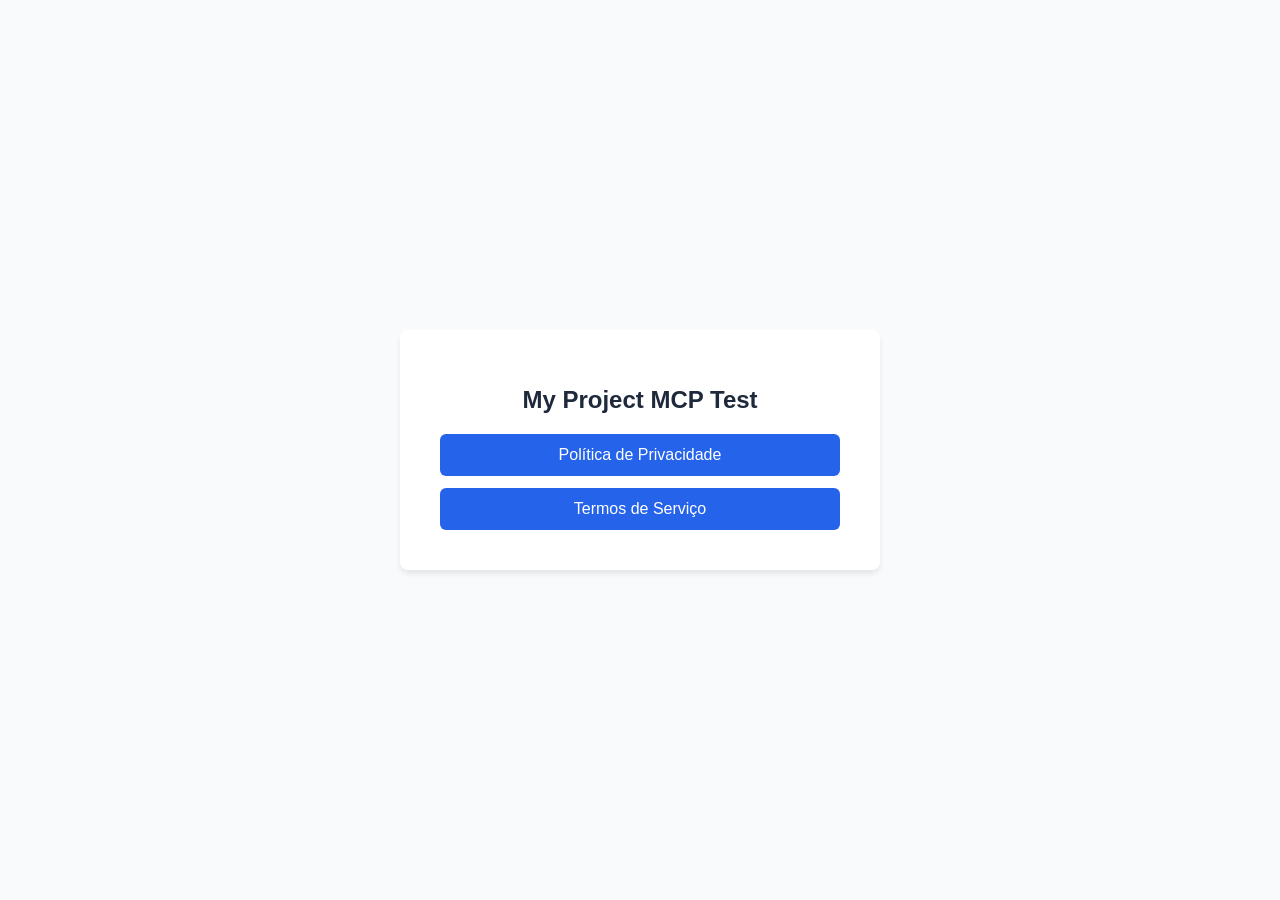
<file: index.html>
<!DOCTYPE html>
<html lang="pt-BR">
<head>
    <meta charset="UTF-8">
    <meta name="viewport" content="width=device-width, initial-scale=1.0">
    <title>My Project MCP Test</title>
    <style>
        body {
            font-family: -apple-system, BlinkMacSystemFont, "Segoe UI", Roboto, sans-serif;
            background-color: #f8fafc;
            color: #1e293b;
            display: flex;
            justify-content: center;
            align-items: center;
            min-height: 100vh;
            margin: 0;
        }
        .card {
            background: white;
            padding: 40px;
            border-radius: 8px;
            box-shadow: 0 4px 6px -1px rgba(0,0,0,0.1);
            text-align: center;
            max-width: 400px;
            width: 100%;
        }
        h1 { font-size: 1.5rem; margin-bottom: 20px; }
        .links { display: flex; flex-direction: column; gap: 12px; }
        a {
            display: block;
            padding: 12px;
            background: #2563eb;
            color: white;
            text-decoration: none;
            border-radius: 6px;
            font-weight: 500;
        }
        a:hover { background: #1d4ed8; }
    </style>
</head>
<body>
    <div class="card">
        <h1>My Project MCP Test</h1>
        <div class="links">
            <a href="./pages/privacy.html">Política de Privacidade</a>
            <a href="./pages/terms.html">Termos de Serviço</a>
        </div>
    </div>
</body>
</html>
</file>
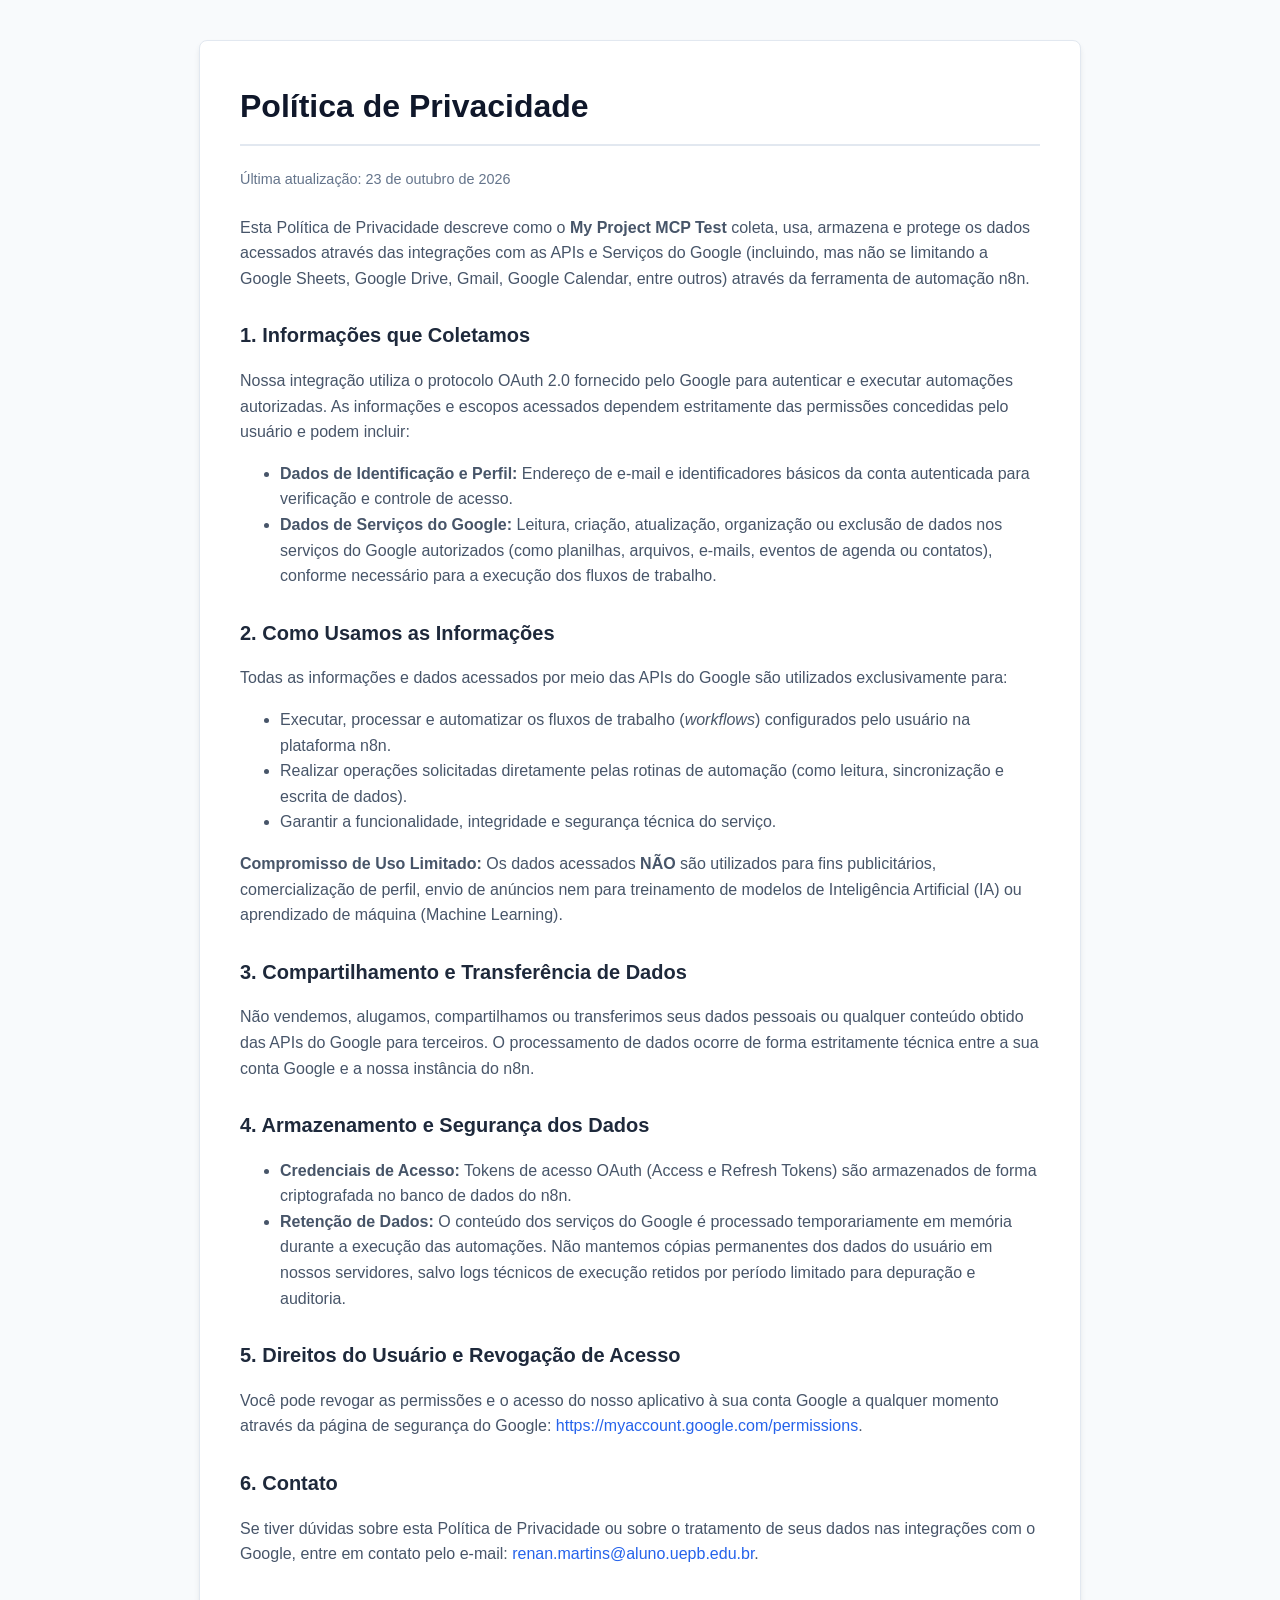
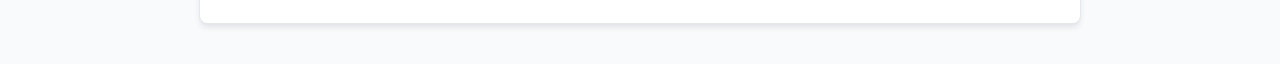
<file: pages/privacy.html>
<!DOCTYPE html>
<html lang="pt-BR">
<head>
    <meta charset="UTF-8">
    <meta name="viewport" content="width=device-width, initial-scale=1.0">
    <title>Política de Privacidade - My Project MCP Test</title>
    <style>
        :root {
            --bg-color: #f8fafc;
            --card-bg: #ffffff;
            --text-color: #1e293b;
            --accent-color: #2563eb;
            --border-color: #e2e8f0;
        }
        body {
            font-family: -apple-system, BlinkMacSystemFont, "Segoe UI", Roboto, Helvetica, Arial, sans-serif;
            line-height: 1.6;
            color: var(--text-color);
            background-color: var(--bg-color);
            margin: 0;
            padding: 40px 20px;
        }
        .container {
            max-width: 800px;
            margin: 0 auto;
            background: var(--card-bg);
            padding: 40px;
            border-radius: 8px;
            box-shadow: 0 4px 6px -1px rgba(0, 0, 0, 0.1);
            border: 1px solid var(--border-color);
        }
        h1 {
            color: #0f172a;
            border-bottom: 2px solid var(--border-color);
            padding-bottom: 12px;
            margin-top: 0;
        }
        h2 {
            color: #1e293b;
            margin-top: 28px;
            font-size: 1.25rem;
        }
        p, li {
            color: #475569;
        }
        .date {
            font-size: 0.9rem;
            color: #64748b;
            margin-bottom: 24px;
        }
        a {
            color: var(--accent-color);
            text-decoration: none;
        }
        a:hover {
            text-decoration: underline;
        }
    </style>
</head>
<body>
    <div class="container">
        <h1>Política de Privacidade</h1>
        <div class="date">Última atualização: 23 de outubro de 2026</div>

        <p>Esta Política de Privacidade descreve como o <strong>My Project MCP Test</strong> coleta, usa, armazena e protege os dados acessados através das integrações com as APIs e Serviços do Google (incluindo, mas não se limitando a Google Sheets, Google Drive, Gmail, Google Calendar, entre outros) através da ferramenta de automação n8n.</p>

        <h2>1. Informações que Coletamos</h2>
        <p>Nossa integração utiliza o protocolo OAuth 2.0 fornecido pelo Google para autenticar e executar automações autorizadas. As informações e escopos acessados dependem estritamente das permissões concedidas pelo usuário e podem incluir:</p>
        <ul>
            <li><strong>Dados de Identificação e Perfil:</strong> Endereço de e-mail e identificadores básicos da conta autenticada para verificação e controle de acesso.</li>
            <li><strong>Dados de Serviços do Google:</strong> Leitura, criação, atualização, organização ou exclusão de dados nos serviços do Google autorizados (como planilhas, arquivos, e-mails, eventos de agenda ou contatos), conforme necessário para a execução dos fluxos de trabalho.</li>
        </ul>

        <h2>2. Como Usamos as Informações</h2>
        <p>Todas as informações e dados acessados por meio das APIs do Google são utilizados exclusivamente para:</p>
        <ul>
            <li>Executar, processar e automatizar os fluxos de trabalho (<em>workflows</em>) configurados pelo usuário na plataforma n8n.</li>
            <li>Realizar operações solicitadas diretamente pelas rotinas de automação (como leitura, sincronização e escrita de dados).</li>
            <li>Garantir a funcionalidade, integridade e segurança técnica do serviço.</li>
        </ul>
        <p><strong>Compromisso de Uso Limitado:</strong> Os dados acessados <strong>NÃO</strong> são utilizados para fins publicitários, comercialização de perfil, envio de anúncios nem para treinamento de modelos de Inteligência Artificial (IA) ou aprendizado de máquina (Machine Learning).</p>

        <h2>3. Compartilhamento e Transferência de Dados</h2>
        <p>Não vendemos, alugamos, compartilhamos ou transferimos seus dados pessoais ou qualquer conteúdo obtido das APIs do Google para terceiros. O processamento de dados ocorre de forma estritamente técnica entre a sua conta Google e a nossa instância do n8n.</p>

        <h2>4. Armazenamento e Segurança dos Dados</h2>
        <ul>
            <li><strong>Credenciais de Acesso:</strong> Tokens de acesso OAuth (Access e Refresh Tokens) são armazenados de forma criptografada no banco de dados do n8n.</li>
            <li><strong>Retenção de Dados:</strong> O conteúdo dos serviços do Google é processado temporariamente em memória durante a execução das automações. Não mantemos cópias permanentes dos dados do usuário em nossos servidores, salvo logs técnicos de execução retidos por período limitado para depuração e auditoria.</li>
        </ul>

        <h2>5. Direitos do Usuário e Revogação de Acesso</h2>
        <p>Você pode revogar as permissões e o acesso do nosso aplicativo à sua conta Google a qualquer momento através da página de segurança do Google: <a href="https://myaccount.google.com/permissions" target="_blank" rel="noopener noreferrer">https://myaccount.google.com/permissions</a>.</p>

        <h2>6. Contato</h2>
        <p>Se tiver dúvidas sobre esta Política de Privacidade ou sobre o tratamento de seus dados nas integrações com o Google, entre em contato pelo e-mail: <a href="mailto:renan.martins@aluno.uepb.edu.br">renan.martins@aluno.uepb.edu.br</a>.</p>
    </div>
</body>
</html>
</file>
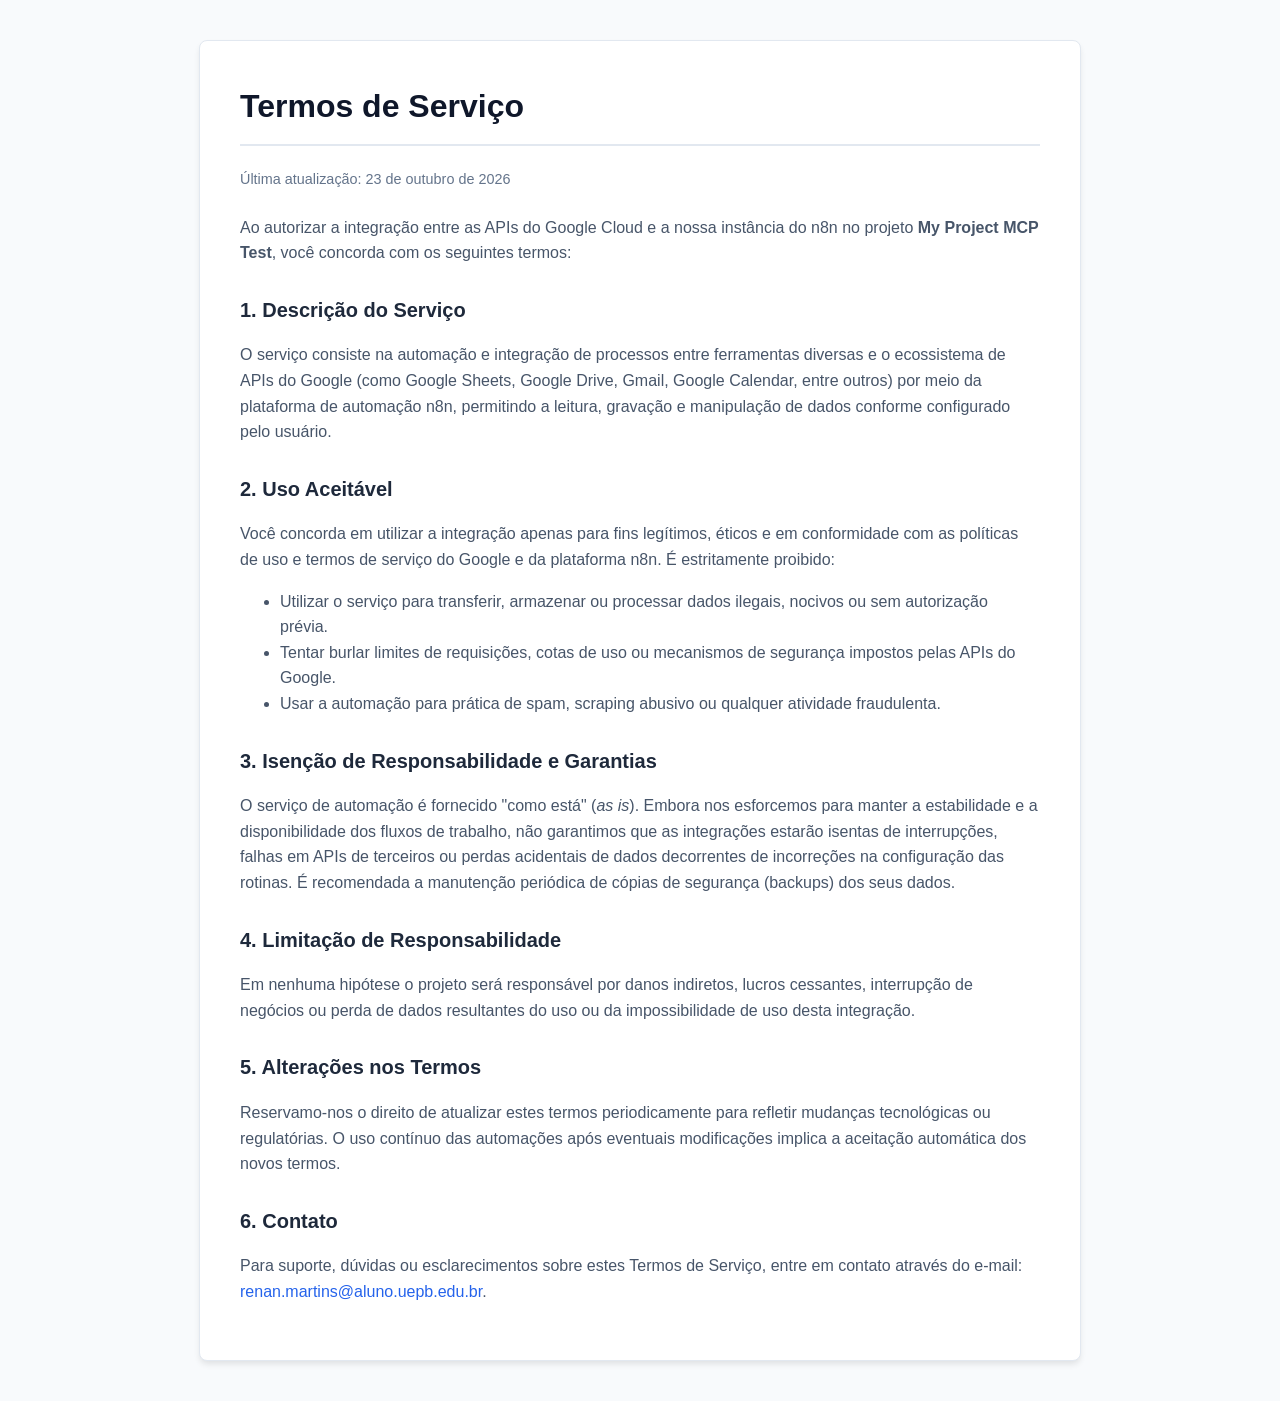
<file: pages/terms.html>
<!DOCTYPE html>
<html lang="pt-BR">
<head>
    <meta charset="UTF-8">
    <meta name="viewport" content="width=device-width, initial-scale=1.0">
    <title>Termos de Serviço - My Project MCP Test</title>
    <style>
        :root {
            --bg-color: #f8fafc;
            --card-bg: #ffffff;
            --text-color: #1e293b;
            --accent-color: #2563eb;
            --border-color: #e2e8f0;
        }
        body {
            font-family: -apple-system, BlinkMacSystemFont, "Segoe UI", Roboto, Helvetica, Arial, sans-serif;
            line-height: 1.6;
            color: var(--text-color);
            background-color: var(--bg-color);
            margin: 0;
            padding: 40px 20px;
        }
        .container {
            max-width: 800px;
            margin: 0 auto;
            background: var(--card-bg);
            padding: 40px;
            border-radius: 8px;
            box-shadow: 0 4px 6px -1px rgba(0, 0, 0, 0.1);
            border: 1px solid var(--border-color);
        }
        h1 {
            color: #0f172a;
            border-bottom: 2px solid var(--border-color);
            padding-bottom: 12px;
            margin-top: 0;
        }
        h2 {
            color: #1e293b;
            margin-top: 28px;
            font-size: 1.25rem;
        }
        p, li {
            color: #475569;
        }
        .date {
            font-size: 0.9rem;
            color: #64748b;
            margin-bottom: 24px;
        }
        a {
            color: var(--accent-color);
            text-decoration: none;
        }
        a:hover {
            text-decoration: underline;
        }
    </style>
</head>
<body>
    <div class="container">
        <h1>Termos de Serviço</h1>
        <div class="date">Última atualização: 23 de outubro de 2026</div>

        <p>Ao autorizar a integração entre as APIs do Google Cloud e a nossa instância do n8n no projeto <strong>My Project MCP Test</strong>, você concorda com os seguintes termos:</p>

        <h2>1. Descrição do Serviço</h2>
        <p>O serviço consiste na automação e integração de processos entre ferramentas diversas e o ecossistema de APIs do Google (como Google Sheets, Google Drive, Gmail, Google Calendar, entre outros) por meio da plataforma de automação n8n, permitindo a leitura, gravação e manipulação de dados conforme configurado pelo usuário.</p>

        <h2>2. Uso Aceitável</h2>
        <p>Você concorda em utilizar a integração apenas para fins legítimos, éticos e em conformidade com as políticas de uso e termos de serviço do Google e da plataforma n8n. É estritamente proibido:</p>
        <ul>
            <li>Utilizar o serviço para transferir, armazenar ou processar dados ilegais, nocivos ou sem autorização prévia.</li>
            <li>Tentar burlar limites de requisições, cotas de uso ou mecanismos de segurança impostos pelas APIs do Google.</li>
            <li>Usar a automação para prática de spam, scraping abusivo ou qualquer atividade fraudulenta.</li>
        </ul>

        <h2>3. Isenção de Responsabilidade e Garantias</h2>
        <p>O serviço de automação é fornecido "como está" (<em>as is</em>). Embora nos esforcemos para manter a estabilidade e a disponibilidade dos fluxos de trabalho, não garantimos que as integrações estarão isentas de interrupções, falhas em APIs de terceiros ou perdas acidentais de dados decorrentes de incorreções na configuração das rotinas. É recomendada a manutenção periódica de cópias de segurança (backups) dos seus dados.</p>

        <h2>4. Limitação de Responsabilidade</h2>
        <p>Em nenhuma hipótese o projeto será responsável por danos indiretos, lucros cessantes, interrupção de negócios ou perda de dados resultantes do uso ou da impossibilidade de uso desta integração.</p>

        <h2>5. Alterações nos Termos</h2>
        <p>Reservamo-nos o direito de atualizar estes termos periodicamente para refletir mudanças tecnológicas ou regulatórias. O uso contínuo das automações após eventuais modificações implica a aceitação automática dos novos termos.</p>

        <h2>6. Contato</h2>
        <p>Para suporte, dúvidas ou esclarecimentos sobre estes Termos de Serviço, entre em contato através do e-mail: <a href="mailto:renan.martins@aluno.uepb.edu.br">renan.martins@aluno.uepb.edu.br</a>.</p>
    </div>
</body>
</html>
</file>
